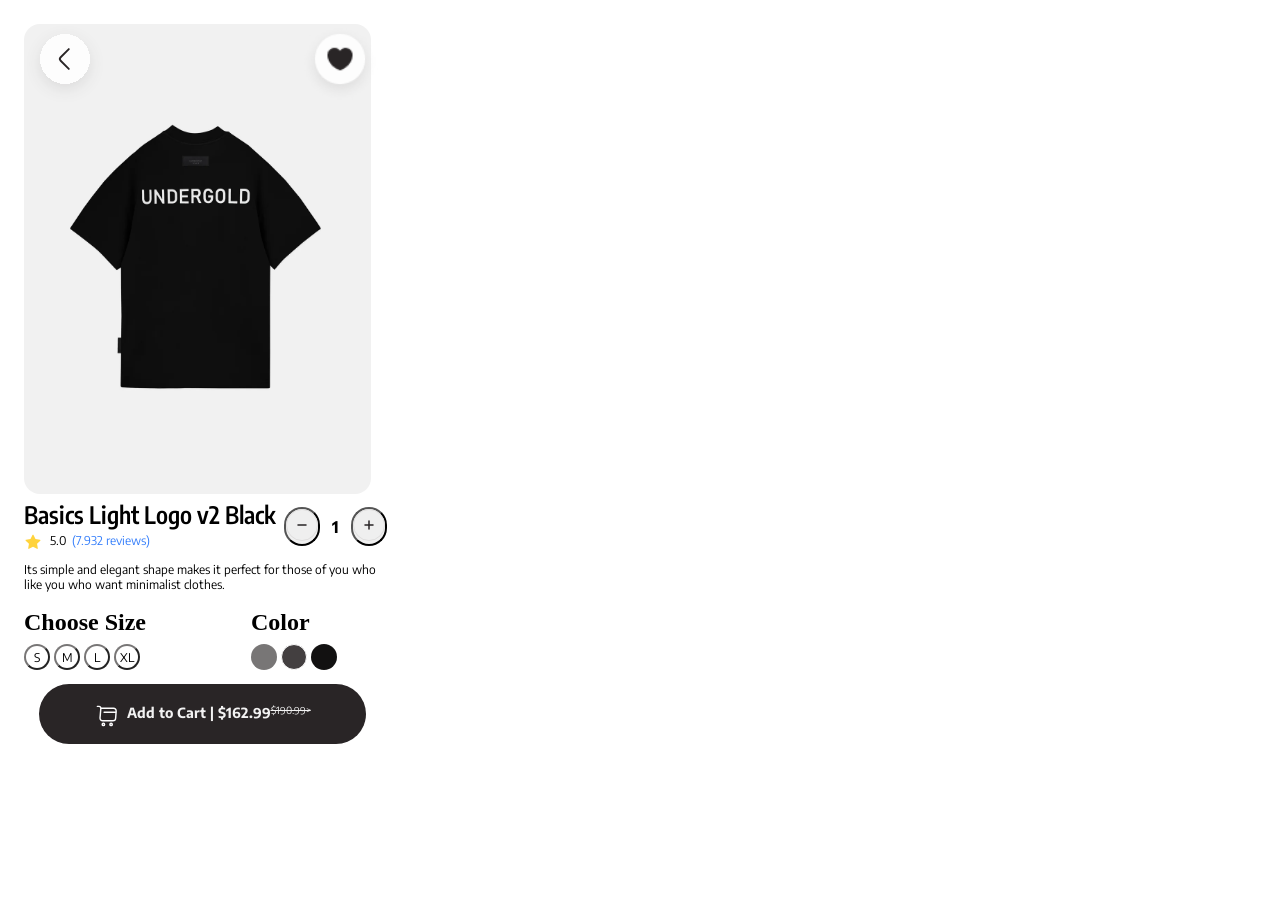
<file: views/detail.html>
<!DOCTYPE html>
<html lang="en">
<head>
    <meta charset="UTF-8">
    <meta name="viewport" content="width=device-width, initial-scale=1.0">
    <title>Detail - UNDERGOLD</title>
    <link rel="stylesheet" href="../src/css/detail.css">
</head>
<body>
    <section class="img-box">
        <a href="home.html"><img src="../src/storage/img/back.svg" alt="" class="back"></a>
        <img src="../src/storage/img/ropa-1.1.png" alt="" class="shirt">
        <a href="#"><img src="../src/storage/img/Heart.png" alt="" class="heart"></a>
    </section>

    <section class="content-box">
        <div class="text">
            <h1>Basics Light Logo v2 Black</h1>
            <div class="puntuaction">
                <img src="../src/storage/img/star.svg" alt="">
                <p class="puntuaction-1">5.0 </p>
                <p class="n-puntuaction">(7.932 reviews)</p>
            </div>
            <div class="stock">
                <button><img src="../src/storage/img/minus.svg" alt=""></button>
                <p>1</p>
                <button><img src="../src/storage/img/add.svg" alt=""></button>
            </div>  
            <p class="description">
                Its simple and elegant shape makes it perfect for
                 those of you who like you who want minimalist
                clothes.
            </p>
        </div>
        <div class="choose-color">
            <div class="size">
                    <h2>Choose Size</h2>
                    <div class="types">
                        <button>S</button>
                        <button>M</button>
                        <button>L</button>
                        <button>XL</button>
                    </div>
                </div>
                <div class="color">
                    <h2>Color</h2>
                    <div class="img-color">
                        <img src="../src/storage/img/1.svg" alt="">
                        <img src="../src/storage/img/2.svg" alt="">
                        <img src="../src/storage/img/3.svg" alt="">
                    </div>
                </div>
        </div>    
        
        <div class="button">
            <a href="#">
                <img src="../src/storage/img/buy.svg" alt="">
                <p class="text1">Add to Cart | $162.99</p>
                <p class="text2">$190.99></p>
            </a>
        </div>
    </section>
</body>
</html>
</file>
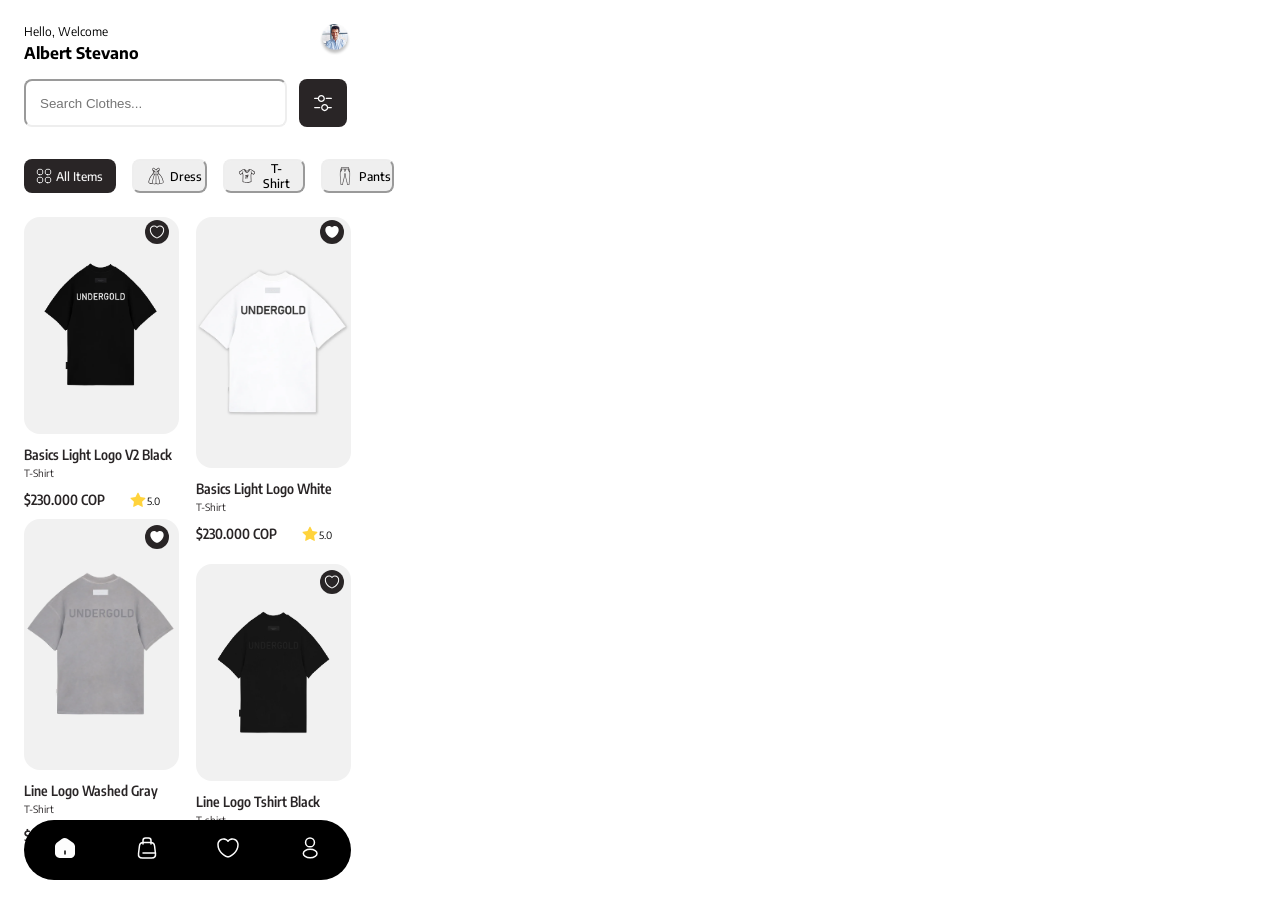
<file: views/home.html>
<!DOCTYPE html>
<html lang="en">
<head>
    <meta charset="UTF-8">
    <meta name="viewport" content="width=device-width, initial-scale=1.0">
    <title>Home - UNDERGOLD</title>
    <link rel="stylesheet" href="../src/css/home.css">
    <link rel="stylesheet" href="https://cdnjs.cloudflare.com/ajax/libs/font-awesome/6.7.2/css/all.min.css" integrity="sha512-Evv84Mr4kqVGRNSgIGL/F/aIDqQb7xQ2vcrdIwxfjThSH8CSR7PBEakCr51Ck+w+/U6swU2Im1vVX0SVk9ABhg==" crossorigin="anonymous" referrerpolicy="no-referrer" />
</head>
<body>
    <header class="header">
        <div class="welcome">
            <p class="welcome">Hello, Welcome</p>
            <h1 class="nombre-user">Albert Stevano</h1>
        </div>
        <img src="../src/storage/img/img-profile.png" alt="" class="img-profile">
    </header>
    <main>
        <section class="search-box">
            <input type="text" placeholder="Search Clothes..." class="search-input" >
            <a href="#"><img src="../src/storage/img/filter.svg" alt=""></a>
        </section>
        <section class="filter-clothes">
            <button class="all"><img src="../src/storage/img/all-class.svg" alt=""></i><p>All Items</p></button>
            <button class="dress"><img src="../src/storage/img/dress-class.svg" alt=""><p>Dress</p></button>
            <button class="t-shirt"><img src="../src/storage/img/t-shirt-class.svg" alt=""><p>T-Shirt</p></button>
            <button class="pants"><img src="../src/storage/img/pants-class.svg" alt=""><p>Pants</p></button>
        </section>

        <section class="clothe">
            <section class="clothe-column-1">
                <div class="clothe-box1">
                    <a href="../views/detail.html">
                        <img src="../src/storage/img/ropa-1.1.png" alt="" class="img-1">
                        <img src="../src/storage/img/heart.svg" alt="" class="favorite">
                        <h3>Basics Light Logo V2 Black</h3>
                        <p>T-Shirt</p>
                        <div class="price-star">
                            <h2>$230.000 COP</h2>
                            <button><img src="../src/storage/img/star.svg" alt=""><p>5.0</p></button>
                        </div> 
                    </a>
                </div>
    
                <div class="clothe-box2">
                    <a href="#">
                        <img src="../src/storage/img/ropa-2.1.png" alt="" class="img-2">
                        <img src="../src/storage/img/heart-filled.svg" alt="" class="favorite">
                        <h3>Basics Light Logo White</h3>
                        <p>T-Shirt</p>
                        <div class="price-star">
                            <h2>$230.000 COP</h2>
                            <button><img src="../src/storage/img/star.svg" alt=""><p>5.0</p></button>
                        </div> 
                    </a>
                </div>
            </section>
            
            <section class="clothe-column-2">
                <div class="clothe-box4">
                    <a href="#">
                        <img src="../src/storage/img/ropa-4.1.png" alt="" class="img-4">
                        <img src="../src/storage/img/heart-filled.svg" alt="" class="favorite">
                        <h3>Line Logo Washed Gray</h3>
                        <p>T-Shirt</p>
                        <div class="price-star">
                            <h2>$230.000 COP</h2>
                            <button><img src="../src/storage/img/star.svg" alt=""><p>5.0</p></button>
                        </div>
                    </a>
                </div>
                <div class="clothe-box3">
                    <a href="#">
                        <img src="../src/storage/img/ropa-3.1.png" alt="" class="img-3">
                        <img src="../src/storage/img/heart.svg" alt="" class="favorite">
                        <h3>Line Logo Tshirt Black</h3>
                        <p>T-shirt</p>
                            <div class="price-star">
                                <h2>$230.000 COP</h2>
                                <button><img src="../src/storage/img/star.svg" alt=""><p>5.0</p></button>
                            </div>
                    </a>
                </div>
            </section>
        </section>
    </main>
    <footer>
        <div class="bottom-nav">
            <div class="nav-item">
                <a href="#"><img src="../src/storage/img/home-icon.svg" alt=""></a>
            </div>
            <div class="nav-item">
                <a href="#"><img src="../src/storage/img/main-Icon.svg" alt=""></a>
            </div>
            <div class="nav-item">
                <a href="#"><img src="../src/storage/img/favorite-icon.svg" alt=""></a>
            </div>
            <div class="nav-item">
                <a href="#"><img src="../src/storage/img/profile-icon.svg" alt=""></a>
            </div>
        </div>
    </footer>
</body>
</html>
</file>
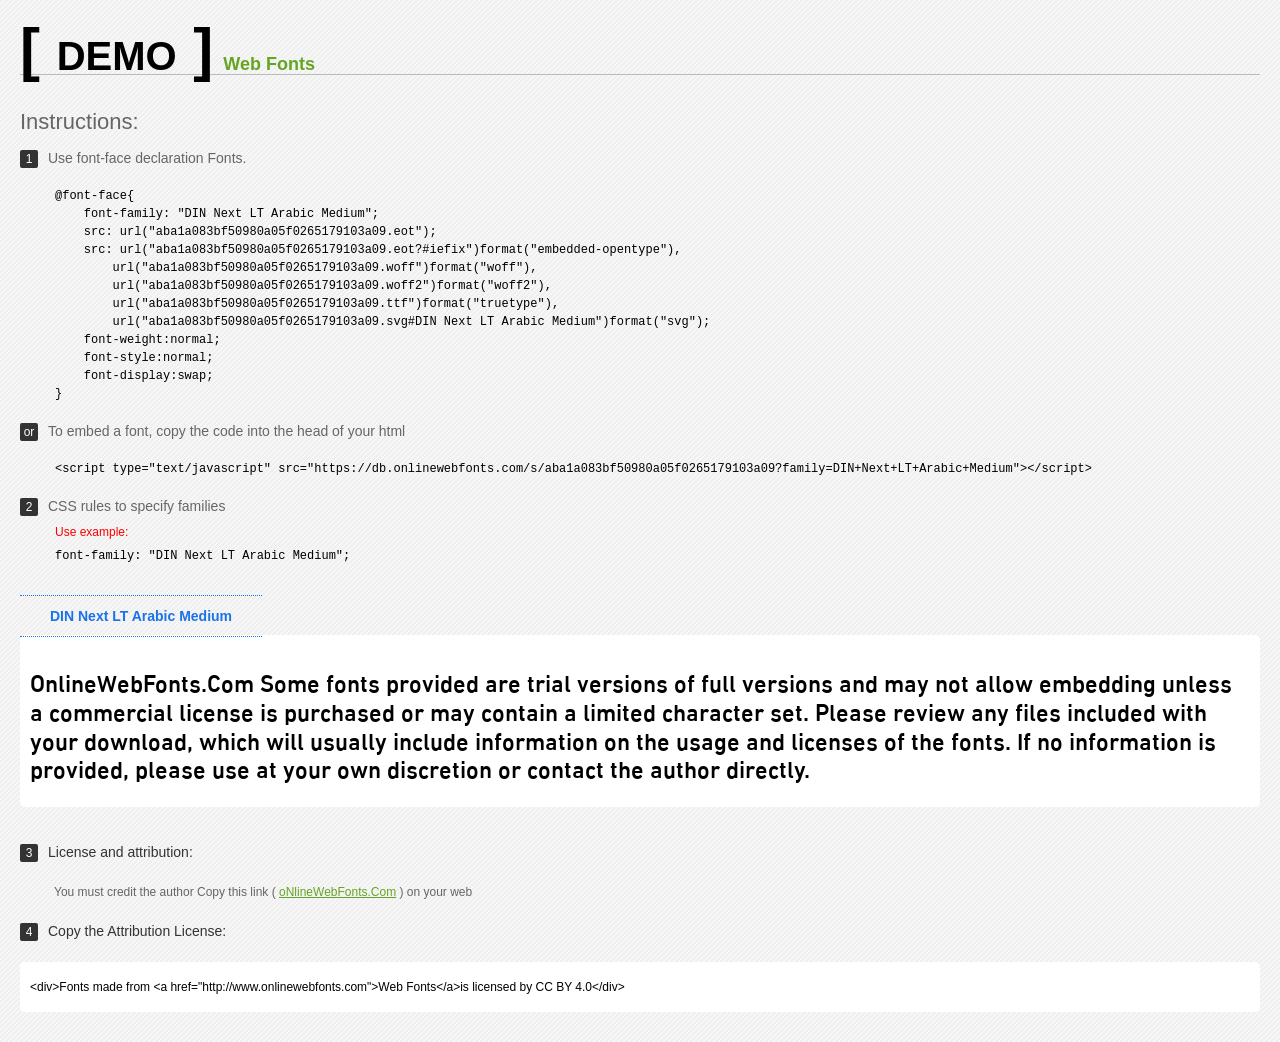
<file: src/storage/fonts/Web Fonts/Web Fonts Demo.html>
<!doctype html>
<html>
<head>
<meta charset="utf-8">
<title>DIN Next LT Arabic Medium Fonts Demo</title>
<style type="text/css">
*{margin:0;padding:0;list-style-type:none;}body{font-family:Arial,Helvetica,sans-serif;line-height:1.5;font-size:16px;padding:20px;color:#333;background-image:url([data-uri]);}a{color:#66A523;}a:hover,.g:hover{opacity:0.7;}h1{font-size:60px;border-bottom:1px solid #bbb;line-height:20px;color:#000;text-transform:uppercase;margin-top:20px;}h1 a{font-size:18px;color:#66A523;text-decoration:none;text-transform:capitalize;margin-left:10px;}h1 font{font-size:40px;}.info{float:left;font-size:14px;margin-top:30px;color:#666;}.info .inst{font-size:22px;margin-bottom:10px;}.info span,.by span{color:#fff;border-radius:2px;display:inline-block;width:18px;height:18px;text-align:center;margin-right:10px;background-color:#333333;font-size:12px;line-height:18px;}.info .exs{font-size:12px;color:#666;margin-left:35px;display:block;}.info .exs font{color:#f00;line-height:30px;}.demo{float:left;width:100%;height:auto;padding-bottom:10px;margin-top:70px;background-color:#FFF;border-radius:5px;}.demo a{color:#1a73e8;float:left;font-weight:bold;font-size:14px;padding-right:30px;padding-left:30px;position:relative;border-top-width:1px;border-top-style:dotted;border-top-color:#1A73E8;text-decoration:none;border-bottom-width:1px;border-bottom-style:dotted;border-bottom-color:#1A73E8;line-height:40px;margin-top:-40px;}.demo .t{font-size:24px;float:left;width:calc(100% - 20px);color:#000;height:120px;margin-top:20px;line-height:1.2em;overflow-x:hidden;padding:10px;}.by{padding-top:15px;float:left;width:100%;margin-top:10px;margin-right:0;margin-bottom:10px;margin-left:0;font-size:14px;color:#666;}.by .b{padding-top:10px;padding-bottom:10px;color:#333;}.by .a{padding-top:10px;padding-bottom:10px;margin-left:34px;font-size:12px;}.te{width:100%;height:auto;border:0px solid #CCC;resize:none;float:left;margin-top:10px;line-height:16px;overflow:hidden;border-radius:5px;color:#000000;background-color:#FFF;font-size:12px;margin-bottom:20px;text-indent:10px;padding-top:17px;padding-bottom:17px;}pre{color:#000;}
</style>
<style type="text/css">

@font-face{
    font-family: "DIN Next LT Arabic Medium";
    src: url("aba1a083bf50980a05f0265179103a09.eot");
    src: url("aba1a083bf50980a05f0265179103a09.eot?#iefix")format("embedded-opentype"),
        url("aba1a083bf50980a05f0265179103a09.woff")format("woff"),
        url("aba1a083bf50980a05f0265179103a09.woff2")format("woff2"),
        url("aba1a083bf50980a05f0265179103a09.ttf")format("truetype"),
        url("aba1a083bf50980a05f0265179103a09.svg#DIN Next LT Arabic Medium")format("svg");
    font-weight:normal;
    font-style:normal;
    font-display:swap;
}

</style>
</head>
<body>
<h1> <span>[ <font>Demo</font> ]</span><a href="http://www.onlinewebfonts.com" target="_blank">Web Fonts</a></h1>
<div class="info">
  <div class="inst">Instructions:</div>
  <span>1</span>Use font-face declaration Fonts.
  <div class="exs">
    <pre>

@font-face{
    font-family: "DIN Next LT Arabic Medium";
    src: url("aba1a083bf50980a05f0265179103a09.eot");
    src: url("aba1a083bf50980a05f0265179103a09.eot?#iefix")format("embedded-opentype"),
        url("aba1a083bf50980a05f0265179103a09.woff")format("woff"),
        url("aba1a083bf50980a05f0265179103a09.woff2")format("woff2"),
        url("aba1a083bf50980a05f0265179103a09.ttf")format("truetype"),
        url("aba1a083bf50980a05f0265179103a09.svg#DIN Next LT Arabic Medium")format("svg");
    font-weight:normal;
    font-style:normal;
    font-display:swap;
}

</pre>
  </div>
  <span>or</span>To embed a font, copy the code into the head of your html
  <div class="exs">
<br/><pre>&lt;script type=&quot;text/javascript&quot; src=&quot;https://db.onlinewebfonts.com/s/aba1a083bf50980a05f0265179103a09?family=DIN+Next+LT+Arabic+Medium&quot;&gt;&lt;/script&gt;</pre><br/>
  </div>
  <span>2</span>CSS rules to specify families
  <div class="exs"><font>Use example:</font> <br/>
    <pre>
font-family: &quot;DIN Next LT Arabic Medium&quot;;
</pre>
  </div>
</div>
<!--demo-->
<div class="demo"><a href="https://www.onlinewebfonts.com/download/aba1a083bf50980a05f0265179103a09" target="_blank">DIN Next LT Arabic Medium</a>
  <div class="t" style='font-family:"DIN Next LT Arabic Medium"'>
  OnlineWebFonts.Com Some fonts provided are trial versions of full versions and may not allow embedding 
unless a commercial license is purchased or may contain a limited character set. 
Please review any files included with your download, 
which will usually include information on the usage and licenses of the fonts. 
If no information is provided, 
please use at your own discretion or contact the author directly.</div>
</div>
<!--demo-->
<div class="by">
  <div class="b"><span>3</span>License and attribution:</div>
  <div class="a">You must credit the author Copy this link ( <a href="http://www.onlinewebfonts.com" target="_blank">oNlineWebFonts.Com</a> ) on your web</div>
  <div class="b"><span>4</span>Copy the Attribution License:</div>
  <div class="te">&lt;div&gt;Fonts made from &lt;a href="http://www.onlinewebfonts.com"&gt;Web Fonts&lt;/a&gt;is licensed by CC BY 4.0&lt;/div&gt;</div>
</div>
</body>
</html>
</file>
<file: src/css/detail.css>
@import url(variables.css);
*{
padding: 0;
margin: 0;
box-sizing: border-box;
}
.img-box{
    width: 365px;
    height: 475px;
    display: flex;
    margin-top: 24px;
}
.img-box .shirt{
    width: 347px;
    height: 470px;
    border-radius: 16px;
    margin-left: 24px;
}
.img-box .back{
    width: 80px;
    height: 80px;
    position: absolute;
    left: 25px;
}
.img-box .heart{
    width: 80px;
    height: 80px;
    position: absolute;
    left: 300px;
}
.content-box {
    margin-left: 24px;
}
.content-box .text{
    display: flex;
    flex-direction: column;
    width: 365px;
    height: 100px;
}
.text h1{
    font-family: "EncodeSans-SemiBold";
    font-size: 24px;
}
.text .puntuaction{
    display: flex;
    font-family: "EncodeSans-Regular";
    font-size: 12px;
    margin-top: 4px;
}
.text .puntuaction .puntuaction-1{
    margin-left: 8px;
    margin-right: 5px;
}
.text .puntuaction .n-puntuaction{
    color: #347EFB;
}
.text .stock{
    display: flex;
    font-family: "EncodeSans-Bold";
    margin-left: 260px;
    margin-top: -45px;
    gap: 12px;
    align-items: center;
}
.text .stock button{
    border-radius: 32px;
}
.text .description{
    font-family: "EncodeSans-Regular";
    font-size: 12px;
    margin-top: 16px;
}
.choose-color{
    display: flex;
    gap: 105px;
    margin-top: 10px;
}
.content-box .size{
    display: flex;
    flex-direction: column;
}
.size button{
    background-color: transparent;
    border-color:var(--color-2);
    width: 26px;
    height: 26px;
    border-radius: 50%;
    font-family: "EncodeSans-Regular";
    font-size: 12px;
    margin-top: 8px;
}
.size button:hover{
    background-color: var(--color-1);
    color: white;
}

.color .img-color{
    margin-top: 8px;
}

.button{
    background-color: var(--color-1);
    width: 327px;
    height: 60px;
    border-radius: 45px;
    margin-left: 15px;
    display: flex;
    justify-content: center;
    margin-top: 10px;
}
.button a{
    text-decoration: none;
    color: black;
    display: flex;
    padding-top: 20px;
}
.button img{
    width: 24px;
    height: 24px;
}
.button .text1{
    font-family: "EncodeSans-Bold";
    font-size: 14px;
    margin-left: 8px;
}
.button .text2{
    font-family: "EncodeSans-Regular";
    font-size: 10px;
    text-decoration: line-through;
}
.button:hover{
    background-color: var(--color-3);
}
.button .text1{
    color: var(--color-4);
}
.button .text2{
    color: var(--color-4);
}
.button:hover .text1{
    color: var(--color-1);
}
.button:hover .text2{
    color: var(--color-1);
}
</file>
<file: src/css/home.css>
@import url(variables.css);
*{
padding: 0;
margin: 0;
box-sizing: border-box;
}

header{
    margin-top: 24px;
    margin-left: 24px;
    gap: 180px;
    display: flex;
    flex-direction: row;
}
header p{
    font-family: "EncodeSans-Regular";
    font-size: 12px;
}
header h1{
    font-family: "EncodeSans-Bold";
    font-size: 16px;
    margin-top: 4px;
}
header img{
    width: 32px;
    height: 32px;
}

.search-box{
    display: flex;
    width: 327px;
    height: 48px;
    margin-top: 16px;
    margin-left: 24px;
    gap: 12px;

}
.search-box input{
    width: 263px;
    height: 48px;
    border-radius: 8px;
    border-color: var(--color-6);
    padding-top: 14px;
    padding-left: 14px;
    padding-right: 44px;
    padding-bottom: 14px;
}
.search-box a{
    text-decoration: none;
    background-color: var(--color-1);
    width: 48px;
    height: 48px;
    padding: 12px;
    border-radius: 8px;
}
.filter-clothes {
    margin-left: 24px;
    margin-top: 32px;
    display: flex;
    gap: 16px;
}
.filter-clothes button{
    border-radius: 8px;
    font-family: "EncodeSans-Medium";
    font-size: 12px;
}
.all, .dress, .t-shirt, .pants{
    display: flex;
    flex-direction: row;
    align-items: center;
}
.all{
    width: 92px;
    height: 34px;
    background-color: var(--color-1);
    gap: 4px;
    border: none;
}
.all img {
    margin-left: 12px
}
.all p{
    color: var(--color-4);
}

.dress{ 
    width: 75px;
    height: 34px;
    gap: 4px;
    border-color: var(--color-6);
}
.dress img {
    margin-left: 12px
}
.dress p{
    margin-right: 12px;
}

.t-shirt{
    width: 82px;
    height: 34px;
    gap: 4px;
    border-color: var(--color-6);
}
.t-shirt img{
    margin-left: 12px
}
.t-shirt p{
    margin-right: 12px;
}
.pants{
    width: 73px;
    height: 34px;
    gap: 4px;
    border-color: var(--color-6);
}
.pants img{
    margin-left: 12px
}
.pants p{
    margin-right: 12px;
}



.clothe{
    display: flex;
    flex-direction: column;
}

.clothe-box1 a{
    text-decoration: none;
    color: var(--color-1);
}
.clothe-box2 a{
    text-decoration: none;
    color: var(--color-1);
}
.clothe-box3 a{
    text-decoration: none;
    color: var(--color-1);
}
.clothe-box4 a{
    text-decoration: none;
    color: var(--color-1);
}


.clothe-column-1{
    display: flex;
}
.clothe-box1{
    width: 155px;
    height: 298px;
    margin-top: 24px;
    margin-left: 24px;
    display: flex;
    flex-direction: column;
}
.clothe-box1 .img-1{
    width: 155px;
    height: 217px;
    border-radius: 16px;
}
.clothe-box1 .favorite{
    position: absolute;
    left: 145px;
    top: 220px;
}
.clothe-column-1 h3{
    font-family: "EncodeSans-SemiBold";
    font-size: 14px;
    margin-top: 8px;
}
.clothe-column-1 p{
    font-family: "EncodeSans-Regular";
    font-size: 10px;
    margin-top: 4px;
}
.clothe-column-1 .price-star {
    display: flex;
    flex-direction: row;
    margin-top: 12px;
    gap: 24px;
}
.clothe-column-1 .price-star h2{
    font-family: "EncodeSans-SemiBold";
    font-size: 14px;
}
.clothe-column-1 .price-star button{
    display: flex;
    background-color: transparent;
    border: none;
    font-family: "EncodeSans-SemiBold";
    font-size: 14px;
}
.clothe-box2 {
    margin-left: 17px;
    margin-top: 24px;
    width: 155px;
    height: 332px;
}
.clothe-box2 .img-2{
    width: 155px;
    height: 251px;
    object-fit: cover;
    border-radius: 16px;
}
.clothe-box2 .favorite{
    position: absolute;
    left: 320px;
    top: 220px;
}

.clothe-column-2{
    display: flex;
}
.clothe-box3{
    width: 155px;
    height: 298px;
    margin-top: 15px;
    margin-left: 17px;
    display: flex;
    flex-direction: column;
}
.clothe-box3 .img-3{
    width: 155px;
    height: 217px;
    border-radius: 16px;
}
.clothe-box3 .favorite{
    position: absolute;
    left: 320px;
    top: 570px;
}
.clothe-column-2 h3{
    font-family: "EncodeSans-SemiBold";
    font-size: 14px;
    margin-top: 8px;
}
.clothe-column-2 p{
    font-family: "EncodeSans-Regular";
    font-size: 10px;
    margin-top: 4px;
}
.clothe-column-2 .price-star {
    display: flex;
    flex-direction: row;
    margin-top: 12px;
    gap: 24px;
}
.clothe-column-2 .price-star h2{
    font-family: "EncodeSans-SemiBold";
    font-size: 14px;
}
.clothe-column-2 .price-star button{
    display: flex;
    background-color: transparent;
    border: none;
    font-family: "EncodeSans-SemiBold";
    font-size: 14px;
}
.clothe-box4 {
    margin-left: 24px;
    margin-top: -30px;
    width: 155px;
    height: 332px;
}
.clothe-box4 .img-4{
    width: 155px;
    height: 251px;
    object-fit: cover;
    border-radius: 16px;
}
.clothe-box4 .favorite{
    position: absolute;
    left: 145px;
    top: 525px;
}

footer .icons-box{
    background-color: aqua;
}

.bottom-nav {
    position: fixed;
    bottom: 20px;
    display: flex;
    justify-content: space-around;
    align-items: center;
    width: 327px;
    height: 60px;
    background: black;
    border-radius: 44px;
    margin-left: 24px;
}
</file>
